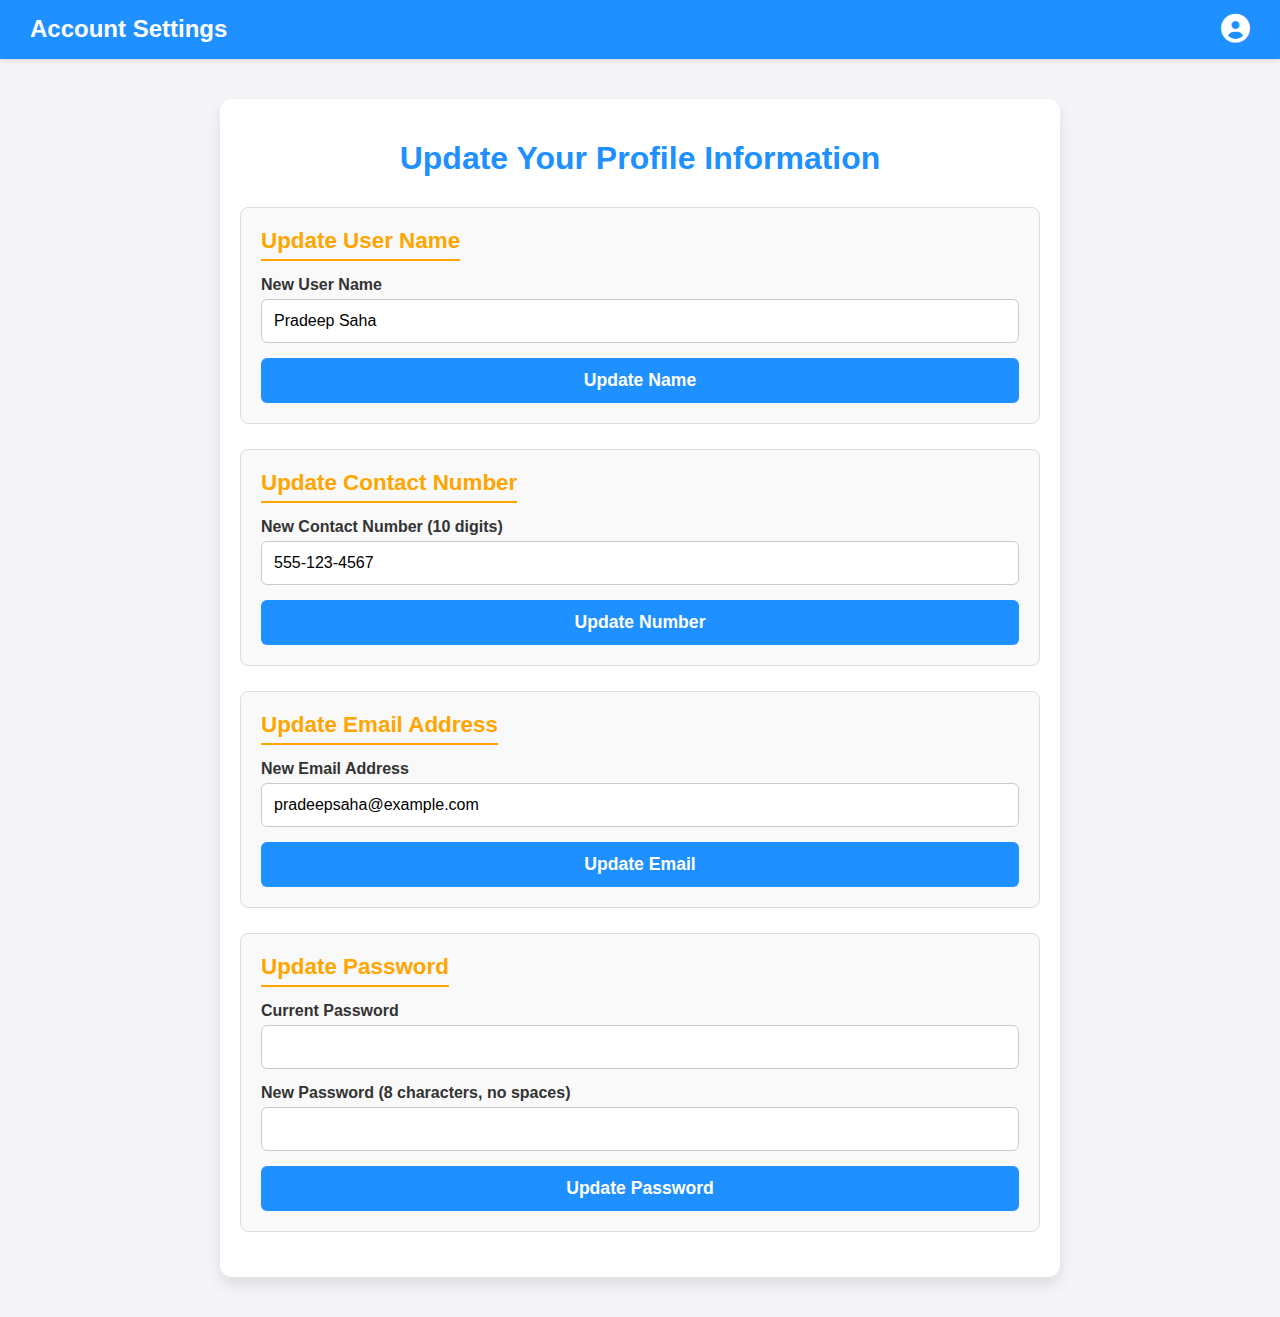
<file: account.html>
<!DOCTYPE html>
<html lang="en">
<head>
    <meta charset="UTF-8">
    <meta name="viewport" content="width=device-width, initial-scale=1.0">
    <title>User Account Settings</title>
    <!-- Link to Font Awesome for the Account Icon -->
    <link rel="stylesheet" href="https://cdnjs.cloudflare.com/ajax/libs/font-awesome/6.0.0-beta3/css/all.min.css">
    <style>
        /* Global Styles */
        body {
            font-family: sans-serif;
            margin: 0;
            padding: 0;
            background-color: #f4f4f9; /* Light grey background */
            color: #333;
        }

        /* Color Variables */
        :root {
            --ocean-blue: #1E90FF;
            --orange: #FFA500;
            --text-color: #333;
        }

        /* Navbar Styles */
        .navbar {
            display: flex;
            justify-content: space-between;
            align-items: center;
            padding: 15px 30px;
            background-color: var(--ocean-blue);
            color: white;
            box-shadow: 0 2px 4px rgba(0, 0, 0, 0.1);
        }

        .navbar-brand {
            font-size: 1.5em;
            font-weight: bold;
        }

        .account-icon {
            font-size: 1.8em;
            cursor: pointer;
            color: white;
        }
        
        /* Main Container */
        .container {
            max-width: 800px;
            margin: 40px auto;
            padding: 20px;
            background-color: white;
            border-radius: 12px;
            box-shadow: 0 8px 16px rgba(0, 0, 0, 0.1);
        }

        h1 {
            text-align: center;
            color: var(--ocean-blue);
            margin-bottom: 30px;
            font-size: 2em;
        }

        /* Profile Update Card Styles */
        .profile-card {
            margin-bottom: 25px;
            padding: 20px;
            border: 1px solid #ddd;
            border-radius: 8px;
            background-color: #f9f9f9;
        }

        .profile-card h2 {
            color: var(--orange);
            font-size: 1.4em;
            margin-top: 0;
            margin-bottom: 15px;
            border-bottom: 2px solid var(--orange);
            padding-bottom: 5px;
            display: inline-block;
        }

        .form-group {
            display: flex;
            flex-direction: column;
            margin-bottom: 15px;
        }

        .form-group label {
            font-weight: bold;
            margin-bottom: 5px;
            color: var(--text-color);
        }

        .form-group input {
            padding: 12px;
            border: 1px solid #ccc;
            border-radius: 6px;
            font-size: 1em;
            transition: border-color 0.3s;
        }

        .form-group input:focus {
            border-color: var(--ocean-blue);
            outline: none;
        }

        .update-button {
            width: 100%;
            padding: 12px;
            background-color: var(--ocean-blue);
            color: white;
            border: none;
            border-radius: 6px;
            cursor: pointer;
            font-size: 1.1em;
            font-weight: bold;
            transition: background-color 0.3s, transform 0.1s;
        }

        .update-button:hover {
            background-color: #1a7fc5; /* Slightly darker blue */
            transform: translateY(-1px);
        }

        /* Error/Success Message Styling */
        .message {
            margin-top: 10px;
            padding: 10px;
            border-radius: 4px;
            font-weight: bold;
            text-align: center;
            display: none; /* Hidden by default */
        }
        .message.success {
            background-color: #d4edda;
            color: #155724;
        }
        .message.error {
            background-color: #f8d7da;
            color: #721c24;
        }
        
        /* Responsiveness: Mobile Layout */
        @media (max-width: 768px) {
            .navbar {
                padding: 10px 15px;
            }

            .container {
                margin: 20px 10px;
                padding: 15px;
            }

            h1 {
                font-size: 1.6em;
            }
        }
     
 
    </style>
</head>
<body>

    <!-- Navigation Bar -->
    <nav class="navbar">
        <div class="navbar-brand">Account Settings</div>
        <div class="navbar-icons">
            <i class="fas fa-user-circle account-icon"></i>
        </div>
    </nav>

    <!-- Main Content Area -->
    <div class="container">
        <h1>Update Your Profile Information</h1>

        <!-- 1. Update Name -->
        <div class="profile-card">
            <h2>Update User Name</h2>
            <div class="form-group">
                <label for="username">New User Name</label>
                <input type="text" id="username" value="Pradeep Saha" required>
            </div>
            <button class="update-button" onclick="updateUserName()">Update Name</button>
            <div id="name-message" class="message"></div>
        </div>

        <!-- 2. Update Contact Number -->
        <div class="profile-card">
            <h2>Update Contact Number</h2>
            <div class="form-group">
                <label for="contact-number">New Contact Number (10 digits)</label>
                <input type="text" id="contact-number" value="555-123-4567" placeholder="e.g., 1234567890" required>
            </div>
            <button class="update-button" onclick="updateContactNumber()">Update Number</button>
            <div id="contact-message" class="message"></div>
        </div>

        <!-- 3. Update Email Address -->
        <div class="profile-card">
            <h2>Update Email Address</h2>
            <div class="form-group">
                <label for="email-address">New Email Address</label>
                <input type="email" id="email-address" value="pradeepsaha@example.com" required>
            </div>
            <button class="update-button" onclick="updateEmail()">Update Email</button>
            <div id="email-message" class="message"></div>
        </div>

        <!-- 4. Update Password -->
        <div class="profile-card">
            <h2>Update Password</h2>
            <div class="form-group">
                <label for="current-password">Current Password</label>
                <input type="password" id="current-password" required>
            </div>
            <div class="form-group">
                <label for="new-password">New Password (8 characters, no spaces)</label>
                <input type="password" id="new-password" required>
            </div>
            <button class="update-button" onclick="updatePassword()">Update Password</button>
            <div id="password-message" class="message"></div>
        </div>
    </div>

    <script>
        // --- Validation Helper Functions ---

        /**
         * Cleans a number string and checks if it contains exactly 10 digits.
         */
        function isValidPhoneNumber(numberString) {
            // Remove common non-digit characters (spaces, dashes, parentheses)
            const cleanedNumber = numberString.replace(/[\s\-\(\)]/g, '');
            return /^\d{10}$/.test(cleanedNumber);
        }

        /**
         * Basic email format validation using a simple regex pattern.
         */
        function isValidEmail(email) {
            const emailPattern = /^[^\s@]+@[^\s@]+\.[^\s@]+$/;
            return emailPattern.test(email);
        }
        
        /**
         * Checks if the password is exactly 8 characters long and contains no spaces.
         */
        function isValidPasswordFormat(password) {
            // Check for spaces
            if (password.includes(' ')) {
                return false;
            }
            // Check for exact 8 characters length
            if (password.length !== 8) {
                return false;
            }
            return true;
        }

        /**
         * Displays a message (success or error) in the specified message element.
         */
        function displayMessage(elementId, message, type) {
            const el = document.getElementById(elementId);
            el.textContent = message;
            el.style.display = 'block';
            el.className = 'message ' + type;
            
            // Hide the message after 3 seconds
            setTimeout(() => {
                el.style.display = 'none';
            }, 3000);
        }

        // --- Update Functions ---

        function updateUserName() {
            const newName = document.getElementById('username').value.trim();
            if (newName.length < 2) {
                displayMessage('name-message', 'User name must be at least 2 characters long.', 'error');
                return;
            }
            // Simulate API call success
            displayMessage('name-message', 'User Name updated successfully to: ' + newName, 'success');
        }

        function updateContactNumber() {
            const newNumber = document.getElementById('contact-number').value.trim();
            if (!isValidPhoneNumber(newNumber)) {
                displayMessage('contact-message', 'Contact number must be a valid 10-digit number.', 'error');
                return;
            }
            // Simulate API call success
            displayMessage('contact-message', 'Contact Number updated successfully to: ' + newNumber, 'success');
        }

        function updateEmail() {
            const newEmail = document.getElementById('email-address').value.trim();
            if (!isValidEmail(newEmail)) {
                displayMessage('email-message', 'Please enter a valid email address.', 'error');
                return;
            }
            // Simulate API call success
            displayMessage('email-message', 'Email Address updated successfully to: ' + newEmail, 'success');
        }

        function updatePassword() {
            const currentPass = document.getElementById('current-password').value;
            const newPass = document.getElementById('new-password').value;

            if (currentPass === '' || newPass === '') {
                displayMessage('password-message', 'Please fill in both password fields.', 'error');
                return;
            }
            
            // NEW VALIDATION: Check for exactly 8 characters and no spaces
            if (!isValidPasswordFormat(newPass)) {
                displayMessage('password-message', 'New password must be exactly 8 characters long and contain no spaces.', 'error');
                return;
            }

            // In a real app, you would verify the current password against the stored hash first.
            if (currentPass === newPass) {
                displayMessage('password-message', 'New password cannot be the same as the current password.', 'error');
                return;
            }
            
            // Clear the password fields upon successful (simulated) update
            document.getElementById('current-password').value = '';
            document.getElementById('new-password').value = '';

            // Simulate API call success
            displayMessage('password-message', 'Password updated successfully!', 'success');
        }
    </script>
</body>
</html>
</file>
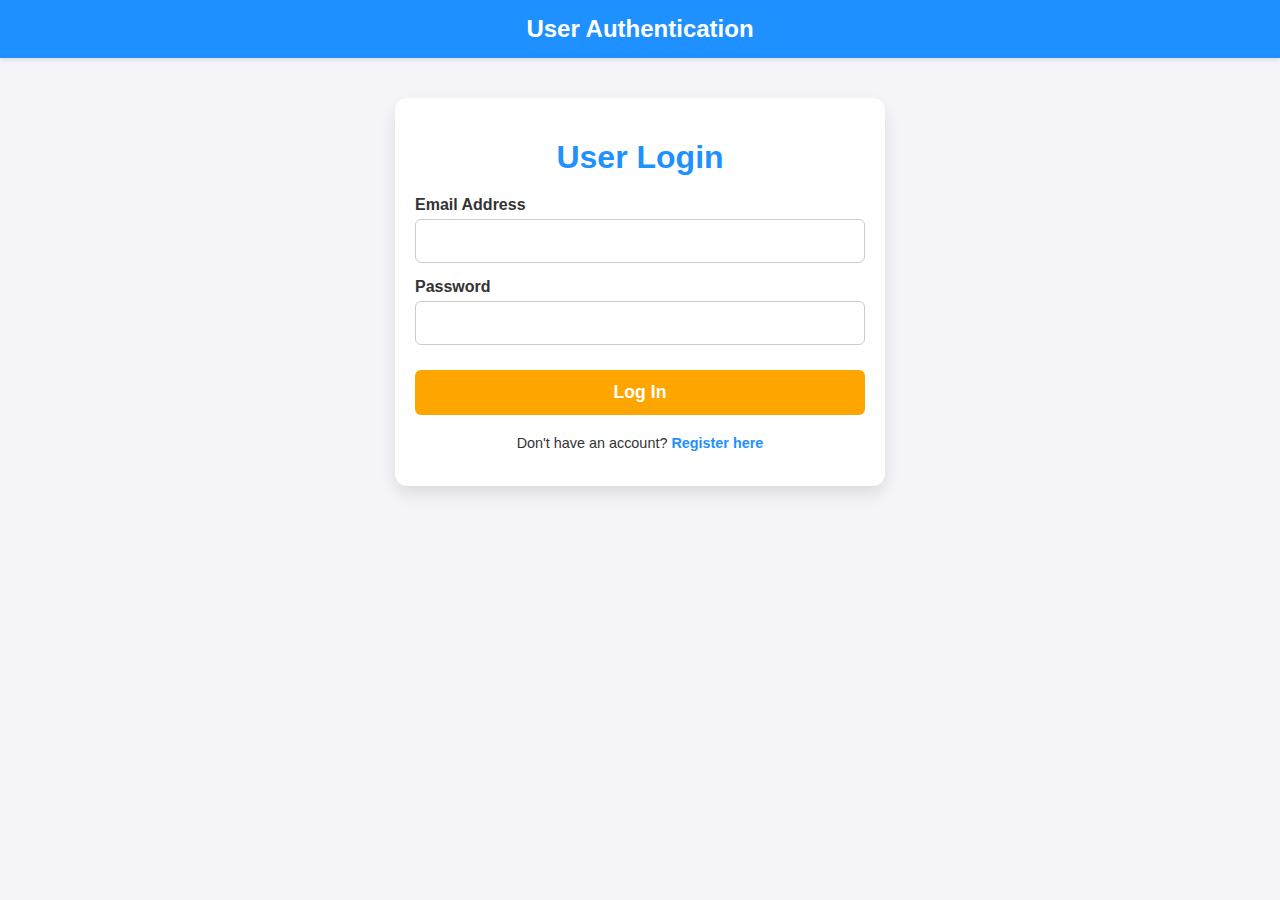
<file: form.html>
<!DOCTYPE html>
<html lang="en">
<head>
    <meta charset="UTF-8">
    <meta name="viewport" content="width=device-width, initial-scale=1.0">
    <title>Login / Register</title>
    <!-- Link to Font Awesome for the Account Icon -->
    <link rel="stylesheet" href="https://cdnjs.cloudflare.com/ajax/libs/font-awesome/6.0.0-beta3/css/all.min.css">
    <style>
        /* Global Styles */
        body {
            font-family: sans-serif;
            margin: 0;
            padding: 0;
            background-color: #f4f4f9; /* Light grey background */
            color: #333;
        }

        /* Color Variables */
        :root {
            --ocean-blue: #1E90FF;
            --orange: #FFA500;
            --text-color: #333;
        }

        /* Navbar Styles (Simplified for Login Page) */
        .navbar {
            display: flex;
            justify-content: center;
            align-items: center;
            padding: 15px 30px;
            background-color: var(--ocean-blue);
            color: white;
            box-shadow: 0 2px 4px rgba(0, 0, 0, 0.1);
        }

        .navbar-brand {
            font-size: 1.5em;
            font-weight: bold;
        }

        /* Main Container and Form Card */
        .container {
            max-width: 450px;
            margin: 40px auto;
            padding: 20px;
            background-color: white;
            border-radius: 12px;
            box-shadow: 0 8px 16px rgba(0, 0, 0, 0.1);
            text-align: center;
        }

        h1 {
            color: var(--ocean-blue);
            margin-bottom: 20px;
            font-size: 2em;
        }

        /* Form Grouping and Inputs */
        .form-group {
            display: flex;
            flex-direction: column;
            margin-bottom: 15px;
            text-align: left;
        }

        .form-group label {
            font-weight: bold;
            margin-bottom: 5px;
            color: var(--text-color);
        }
        
        /* New container for password input and toggle icon */
        .password-container {
            position: relative;
            display: flex;
            align-items: center; /* Ensures vertical alignment */
            width: 100%;
        }

        .form-group input {
            padding: 12px;
            border: 1px solid #ccc;
            border-radius: 6px;
            font-size: 1em;
            transition: border-color 0.3s;
            width: 100%; /* Default to 100% width */
            /* FIX: Add box-sizing to prevent padding/border from causing overflow */
            box-sizing: border-box; 
        }
        
        .password-container input {
            padding-right: 40px; /* Make space for the icon in password fields */
        }

        .form-group input:focus {
            border-color: var(--ocean-blue);
            outline: none;
        }

        .password-toggle {
            position: absolute;
            right: 15px;
            cursor: pointer;
            color: #aaa;
            transition: color 0.2s;
        }

        .password-toggle:hover {
            color: var(--ocean-blue);
        }

        /* Action Buttons */
        .action-button {
            width: 100%;
            padding: 12px;
            background-color: var(--orange);
            color: white;
            border: none;
            border-radius: 6px;
            cursor: pointer;
            font-size: 1.1em;
            font-weight: bold;
            transition: background-color 0.3s, transform 0.1s;
            margin-top: 10px;
        }

        .action-button:hover {
            background-color: #ff8c00; 
            transform: translateY(-1px);
        }

        /* Toggle Link for switching forms */
        .toggle-link {
            display: block;
            margin-top: 20px;
            font-size: 0.9em;
        }

        .toggle-link a {
            color: var(--ocean-blue);
            text-decoration: none;
            font-weight: bold;
            cursor: pointer;
        }

        .toggle-link a:hover {
            text-decoration: underline;
        }

        /* Error/Success Message Styling */
        .message {
            margin-top: 15px;
            padding: 10px;
            border-radius: 4px;
            font-weight: bold;
            text-align: center;
            display: none; /* Hidden by default */
        }
        .message.success {
            background-color: #d4edda;
            color: #155724;
        }
        .message.error {
            background-color: #f8d7da;
            color: #721c24;
        }
        
        /* Form Views */
        #register-view {
            display: none; /* Registration is hidden by default */
        }

        /* Responsiveness: Mobile Layout */
        @media (max-width: 500px) {
            .container {
                margin: 20px 10px;
                padding: 15px;
                max-width: 100%;
            }

            h1 {
                font-size: 1.6em;
            }
        }
    </style>
</head>
<body>

    <!-- Navigation Bar -->
    <nav class="navbar">
        <div class="navbar-brand">User Authentication</div>
    </nav>

    <!-- Main Content Area -->
    <div class="container">
        <!-- 1. Login Form View -->
        <div id="login-view">
            <h1>User Login</h1>
            <form id="login-form">
                <div class="form-group">
                    <label for="login-email">Email Address</label>
                    <input type="email" id="login-email" required>
                </div>
                <div class="form-group">
                    <label for="login-password">Password</label>
                    <input type="password" id="login-password" required>
                </div>
                <button type="submit" class="action-button">Log In</button>
            </form>
            <div id="login-message" class="message"></div>
            <p class="toggle-link">
                Don't have an account? <a onclick="toggleView('register')">Register here</a>
            </p>
        </div>

        <!-- 2. Registration Form View -->
        <div id="register-view">
            <h1>Create Account</h1>
            <form id="register-form">
                <div class="form-group">
                    <label for="reg-username">User Name</label>
                    <input type="text" id="reg-username" required>
                </div>
                <div class="form-group">
                    <label for="reg-contact-number">Contact Number (10 digits)</label>
                    <input type="text" id="reg-contact-number" placeholder="e.g., 1234567890" required>
                </div>
                <div class="form-group">
                    <label for="reg-email">Email Address</label>
                    <input type="email" id="reg-email" required>
                </div>
                <div class="form-group">
                    <label for="reg-password">Password (8 chars: letters, numbers, special)</label>
                    <!-- NEW: Password container for toggle icon -->
                    <div class="password-container">
                        <input type="password" id="reg-password" required>
                        <i class="fas fa-eye password-toggle" id="reg-password-toggle" onclick="togglePasswordVisibility('reg-password', 'reg-password-toggle')"></i>
                    </div>
                </div>
                <button type="submit" class="action-button">Register</button>
            </form>
            <div id="register-message" class="message"></div>
            <p class="toggle-link">
                Already have an account? <a onclick="toggleView('login')">Log In here</a>
            </p>
        </div>
    </div>

    <script>
        // --- Helper Functions ---

        /**
         * Displays a message (success or error) in the specified message element.
         */
        function displayMessage(elementId, message, type) {
            const el = document.getElementById(elementId);
            el.textContent = message;
            el.style.display = 'block';
            el.className = 'message ' + type;
            
            // Hide the message after 4 seconds
            setTimeout(() => {
                el.style.display = 'none';
            }, 4000);
        }

        /**
         * Cleans a number string and checks if it contains exactly 10 digits.
         */
        function isValidPhoneNumber(numberString) {
            // Remove common non-digit characters (spaces, dashes, parentheses)
            const cleanedNumber = numberString.replace(/[\s\-\(\)]/g, '');
            return /^\d{10}$/.test(cleanedNumber);
        }

        /**
         * Basic email format validation using a simple regex pattern: 
         * [one or more chars NOT @ or space] @ [one or more chars NOT @ or space] . [one or more chars NOT @ or space]
         */
        function isValidEmail(email) {
            const emailPattern = /^[^\s@]+@[^\s@]+\.[^\s@]+$/;
            return emailPattern.test(email);
        }
        
        /**
         * Checks if the password meets all registration criteria:
         * 1. Exactly 8 characters long.
         * 2. Contains no spaces.
         * 3. Contains at least one alphabet (a-z, A-Z).
         * 4. Contains at least one number (0-9).
         * 5. Contains at least one special character (non-alphanumeric/non-space).
         */
        function isValidRegistrationPassword(password) {
            const minLength = 8;
            const maxLength = 8;

            if (password.length < minLength || password.length > maxLength) {
                return { valid: false, reason: 'must be exactly 8 characters long.' };
            }

            if (password.includes(' ')) {
                return { valid: false, reason: 'must not contain spaces.' };
            }

            // Check for at least one letter
            if (!/[a-zA-Z]/.test(password)) {
                return { valid: false, reason: 'must contain at least one letter.' };
            }

            // Check for at least one number
            if (!/\d/.test(password)) {
                return { valid: false, reason: 'must contain at least one number.' };
            }
            
            // Check for at least one special character (not letter, not number, not space)
            if (!/[^a-zA-Z0-9\s]/.test(password)) {
                return { valid: false, reason: 'must contain at least one special character (e.g., @, #, $).' };
            }

            return { valid: true };
        }

        /**
         * Toggles the visibility of a password field and updates the icon.
         */
        function togglePasswordVisibility(inputId, iconId) {
            const input = document.getElementById(inputId);
            const icon = document.getElementById(iconId);

            if (input.type === 'password') {
                input.type = 'text';
                icon.classList.remove('fa-eye');
                icon.classList.add('fa-eye-slash');
            } else {
                input.type = 'password';
                icon.classList.remove('fa-eye-slash');
                icon.classList.add('fa-eye');
            }
        }

        /**
         * Toggles visibility between the login and registration forms.
         * @param {string} view - 'login' or 'register'
         */
        function toggleView(view) {
            const loginView = document.getElementById('login-view');
            const registerView = document.getElementById('register-view');

            if (view === 'login') {
                loginView.style.display = 'block';
                registerView.style.display = 'none';
            } else if (view === 'register') {
                loginView.style.display = 'none';
                registerView.style.display = 'block';
            }
            
            // Clear messages when switching views
            document.getElementById('login-message').style.display = 'none';
            document.getElementById('register-message').style.display = 'none';
        }


        // --- Authentication Logic ---

        document.addEventListener('DOMContentLoaded', () => {
            // Hardcoded credentials for successful login
            const TARGET_EMAIL = 'userone@gmail.com';
            const TARGET_PASSWORD = 'User@1';

            const loginForm = document.getElementById('login-form');
            const registerForm = document.getElementById('register-form');

            // --- Login Handler ---
            loginForm.addEventListener('submit', (e) => {
                e.preventDefault();
                const email = document.getElementById('login-email').value.trim();
                const password = document.getElementById('login-password').value;
                const messageId = 'login-message';

                if (!email || !password) {
                    displayMessage(messageId, 'Please enter both email and password.', 'error');
                    return;
                }

                if (!isValidEmail(email)) {
                    displayMessage(messageId, 'Please enter a valid email format (e.g., user@example.com).', 'error');
                    return;
                }
                
                // Check against hardcoded credentials
                if (email === TARGET_EMAIL && password === TARGET_PASSWORD) {
                    // Successful Login
                    loginForm.reset();
                    displayMessage(messageId, 'Login successful! Redirecting to action page...', 'success');
                    
                    // Simulate redirection after a short delay
                    setTimeout(() => {
                        console.log('Simulating redirect to action page...');
                        // In a real application, you would use window.location.href to navigate
                   window.location.href = "todo.html";
                    }, 1000);

                } else {
                    // Failed Login
                    displayMessage(messageId, 'Invalid email or password. Please try again.', 'error');
                }
            });


            // --- Registration Handler ---
            registerForm.addEventListener('submit', (e) => {
                e.preventDefault();
                const username = document.getElementById('reg-username').value.trim();
                const number = document.getElementById('reg-contact-number').value.trim();
                const email = document.getElementById('reg-email').value.trim();
                const password = document.getElementById('reg-password').value;
                const messageId = 'register-message';

                // 1. Check if all fields are filled
                if (!username || !number || !email || !password) {
                    displayMessage(messageId, 'Please fill in all required registration fields.', 'error');
                    return;
                }

                // 2. Validate Contact Number (10 digits)
                if (!isValidPhoneNumber(number)) {
                    displayMessage(messageId, 'Contact number must be a valid 10-digit number.', 'error');
                    return;
                }

                // 3. Validate Email Format
                if (!isValidEmail(email)) {
                    displayMessage(messageId, 'Please enter a valid email format (e.g., user@example.com).', 'error');
                    return;
                }

                // 4. Validate Password Format (8 chars, no space, mixed)
                const passwordValidation = isValidRegistrationPassword(password);
                if (!passwordValidation.valid) {
                    displayMessage(messageId, 'Password ' + passwordValidation.reason, 'error');
                    return;
                }

                // Simulate successful registration (no actual API call)
                registerForm.reset();
                displayMessage(messageId, 'Registration successful! You can now log in.', 'success');
                
                // Optional: Automatically switch to login screen after successful registration
                setTimeout(() => { toggleView('login'); }, 2000); 
            });
        });
    </script>
</body>
</html>


<!-- Email: userone@gmail.com

Password: User@1 -->
</file>
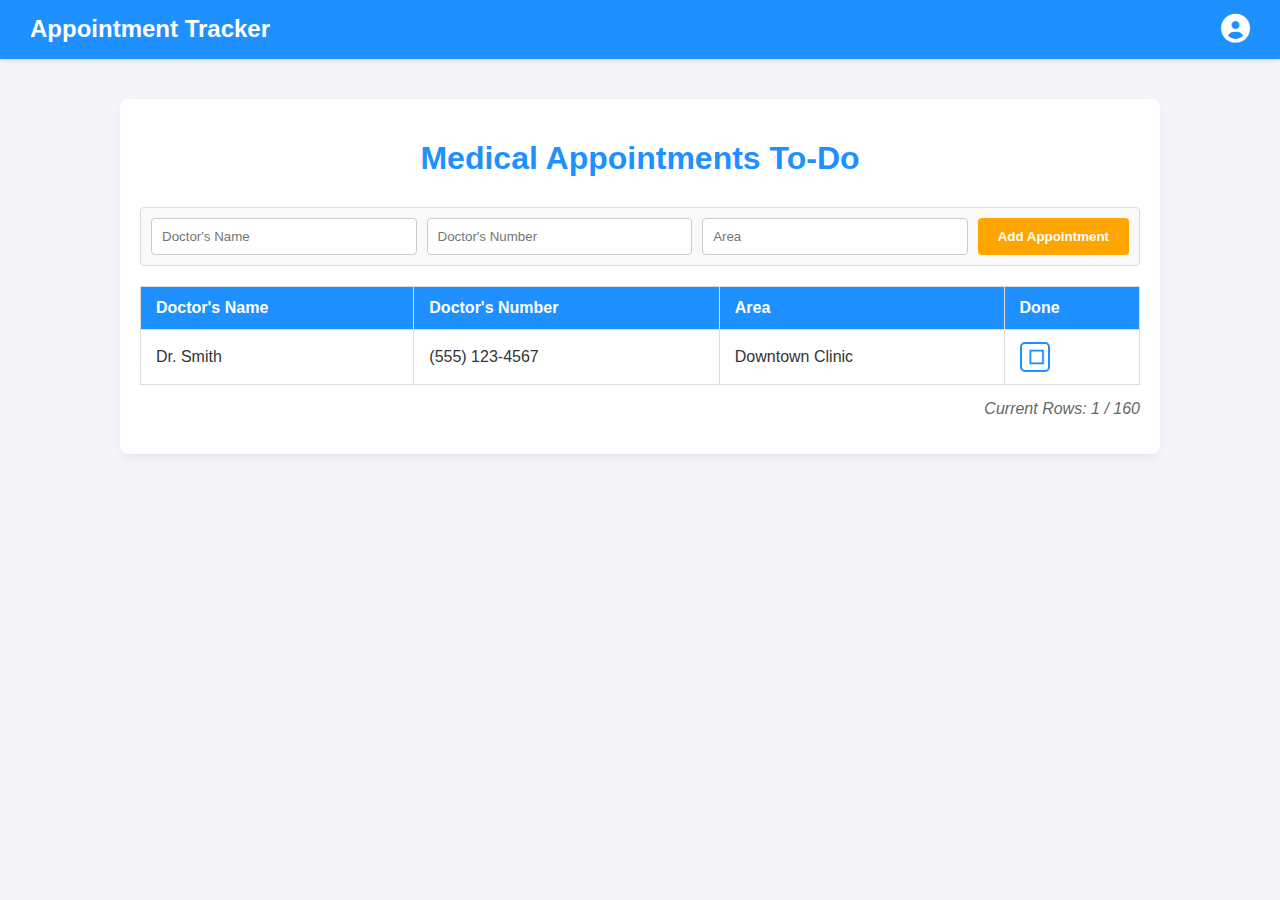
<file: todo.html>
<!DOCTYPE html>
<html lang="en">
<head>
    <meta charset="UTF-8">
    <meta name="viewport" content="width=device-width, initial-scale=1.0">
    <title>Appointment To-Do List</title>
    <link rel="stylesheet" href="https://cdnjs.cloudflare.com/ajax/libs/font-awesome/6.0.0-beta3/css/all.min.css">
    <link rel="stylesheet" href="todostyle.css">
</head>
<body>

    <nav class="navbar">
        <div class="navbar-brand">Appointment Tracker</div>
        <div class="navbar-icons">
              <a href="account.html"><i class="fas fa-user-circle account-icon" title="Account"></i></a>
        </div>
    </nav>

    <div class="container">
        <h1>Medical Appointments To-Do</h1>

        <div class="input-row">
            <input type="text" id="doctor-name-input" placeholder="Doctor's Name" required>
            <input type="text" id="doctor-number-input" placeholder="Doctor's Number" required>
            <input type="text" id="area-input" placeholder="Area" required>
            <button id="add-row-button">Add Appointment</button>
        </div>

        <table id="todo-table">
            <thead>
                <tr>
                    <th>Doctor's Name</th>
                    <th>Doctor's Number</th>
                    <th>Area</th>
                    <th>Done</th>
                </tr>
            </thead>
            <tbody>
                <tr>
                    <td>Dr. Smith</td>
                    <td>(555) 123-4567</td>
                    <td>Downtown Clinic</td>
                    <td><button class="check-button unchecked">☐</button></td>
                </tr>
            </tbody>
        </table>

        <p class="limit-message">
            Current Rows: <span id="row-count">1</span> / 160
        </p>
    </div>

    <script src="script.js"></script>
</body>
</html>
</file>
<file: todostyle.css>
/* Global styles and Sans-Serif font */
body {
    font-family: sans-serif;
    margin: 0;
    padding: 0;
    background-color: #f4f4f9; /* Light grey background */
    color: #333;
}

/* Navbar styles with ocean blue */
.navbar {
    display: flex;
    justify-content: space-between;
    align-items: center;
    padding: 15px 30px;
    background-color: #1E90FF; /* Ocean Blue */
    color: white;
    box-shadow: 0 2px 4px rgba(0, 0, 0, 0.1);
}

.navbar-brand {
    font-size: 1.5em;
    font-weight: bold;
}

.account-icon {
    font-size: 1.8em;
    cursor: pointer;
    color:white;
    transition: color 0.2s;
}

.navbar-icons a{
    text-decoration: none;
}
.account-icon:hover {
    color: #FFA500; /* Orange hover effect */
}

/* Container for main content */
.container {
    max-width: 1000px;
    margin: 40px auto;
    padding: 20px;
    background-color: white;
    border-radius: 8px;
    box-shadow: 0 4px 10px rgba(0, 0, 0, 0.05);
}

h1 {
    text-align: center;
    color: #1E90FF; /* Ocean Blue */
    margin-bottom: 30px;
}

/* Input Row for New Entries */
.input-row {
    display: flex;
    gap: 10px;
    margin-bottom: 20px;
    padding: 10px;
    border: 1px solid #ddd;
    border-radius: 4px;
    background-color: #f9f9f9;
}

.input-row input {
    padding: 10px;
    border: 1px solid #ccc;
    border-radius: 4px;
    flex-grow: 1;
    min-width: 0; /* Allows inputs to shrink */
}

/* Add Button styling with orange */
#add-row-button {
    padding: 10px 20px;
    background-color: #FFA500; /* Orange */
    color: white;
    border: none;
    border-radius: 4px;
    cursor: pointer;
    font-weight: bold;
    transition: background-color 0.2s;
}

#add-row-button:hover {
    background-color: #ff8c00; /* Darker orange on hover */
}

/* Table styles */
#todo-table {
    width: 100%;
    border-collapse: collapse;
    margin-top: 20px;
}

#todo-table th, #todo-table td {
    border: 1px solid #ddd;
    padding: 12px 15px;
    text-align: left;
}

/* Header row styling with ocean blue */
#todo-table thead tr {
    background-color: #1E90FF; /* Ocean Blue */
    color: white;
}

/* Alternating row colors for readability */
#todo-table tbody tr:nth-child(even) {
    background-color: #f0f8ff; /* Lightest blue for even rows */
}

#todo-table tbody tr:hover {
    background-color: #e6f7ff; /* Slightly darker hover color */
}

/* Check Button Styles */
.check-button {
    width: 30px;
    height: 30px;
    font-size: 1.2em;
    font-weight: bold;
    border: none;
    cursor: pointer;
    border-radius: 5px;
    transition: background-color 0.2s, color 0.2s;
}

.check-button.unchecked {
    background-color: #fff;
    color: #1E90FF; /* Ocean Blue text */
    border: 2px solid #1E90FF; /* Ocean Blue border */
}

.check-button.checked {
    background-color: #FFA500; /* Orange background when checked */
    color: white;
}

/* Limit Message */
.limit-message {
    text-align: right;
    margin-top: 15px;
    font-style: italic;
    color: #666;
}

/* Style for when the row limit is reached */
.limit-reached {
    color: red;
    font-weight: bold;
}

/* ======================================= */
/* RESPONSIVENESS (Media Queries)          */
/* ======================================= */

@media (max-width: 768px) {
    .navbar {
        padding: 15px 15px;
    }

    .container {
        margin: 20px 10px;
        padding: 15px;
    }

    /* Stack inputs vertically for small screens */
    .input-row {
        flex-direction: column;
        gap: 8px;
    }
    
    .input-row input {
        width: 100%;
    }

    #add-row-button {
        width: 100%; /* Full width for the button */
    }

    /* Hide table header and treat rows as blocks */
    #todo-table {
        border: 0;
    }

    #todo-table thead {
        /* Visually hide the table header */
        clip: rect(0 0 0 0);
        height: 1px;
        margin: -1px;
        overflow: hidden;
        padding: 0;
        position: absolute;
        width: 1px;
    }

    #todo-table tr {
        display: block;
        margin-bottom: 0.625em; /* Space between "cards" */
        border: 1px solid #ccc;
        border-radius: 4px;
        padding: 10px;
    }

    #todo-table td {
        /* Cells become full-width rows */
        border-bottom: 1px solid #ddd;
        display: block;
        text-align: right;
        padding: 8px 10px;
    }

    /* Use data-label attribute to display column name before the content */
    #todo-table td::before {
        content: attr(data-label);
        float: left;
        font-weight: bold;
        color: #1E90FF; /* Ocean Blue label */
    }

    /* Apply the data-label to existing rows for mobile view */
    #todo-table tr td:nth-of-type(1) { /* Doctor's Name */
        border-top: 0; /* Remove top border for the first item in the mobile card */
    }
    #todo-table tr td:nth-of-type(4) { /* Done Button */
        text-align: center;
        border-bottom: 0; /* Remove bottom border for the last item in the mobile card */
    }
}
</file>
